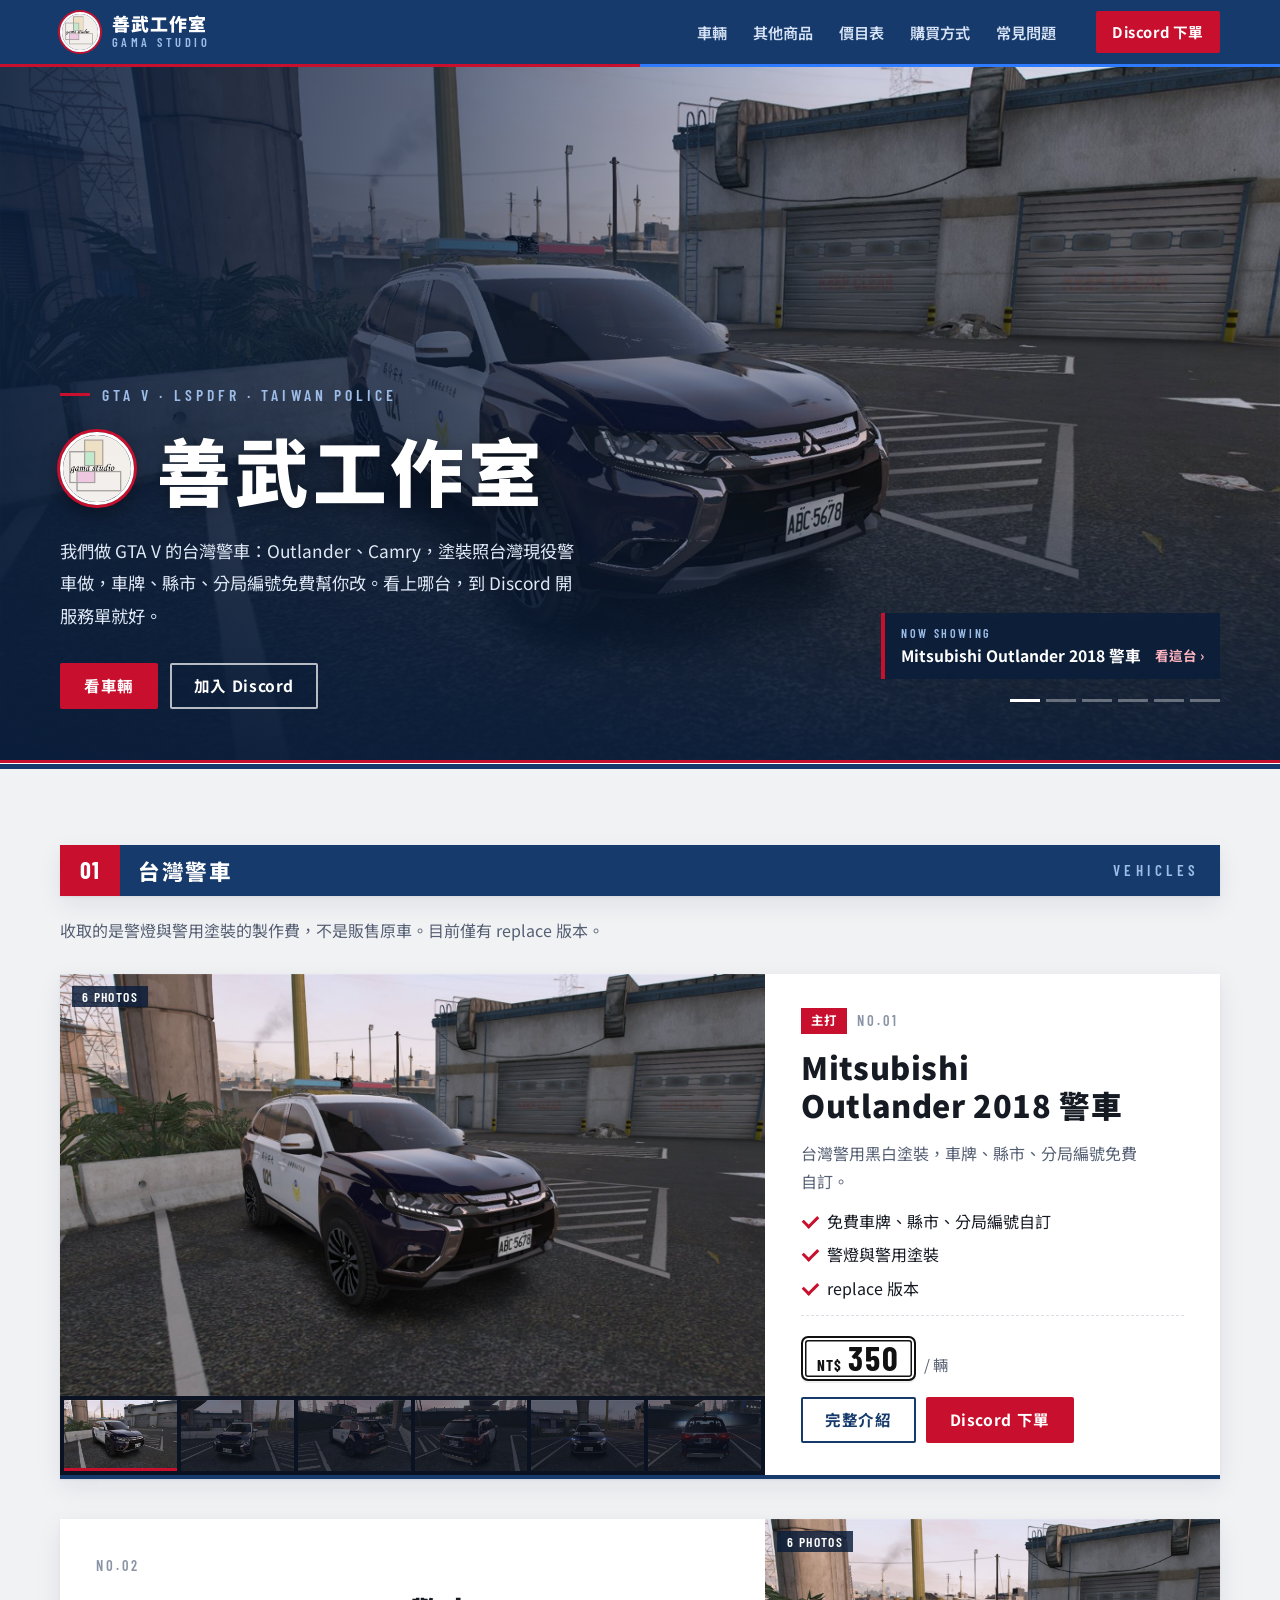
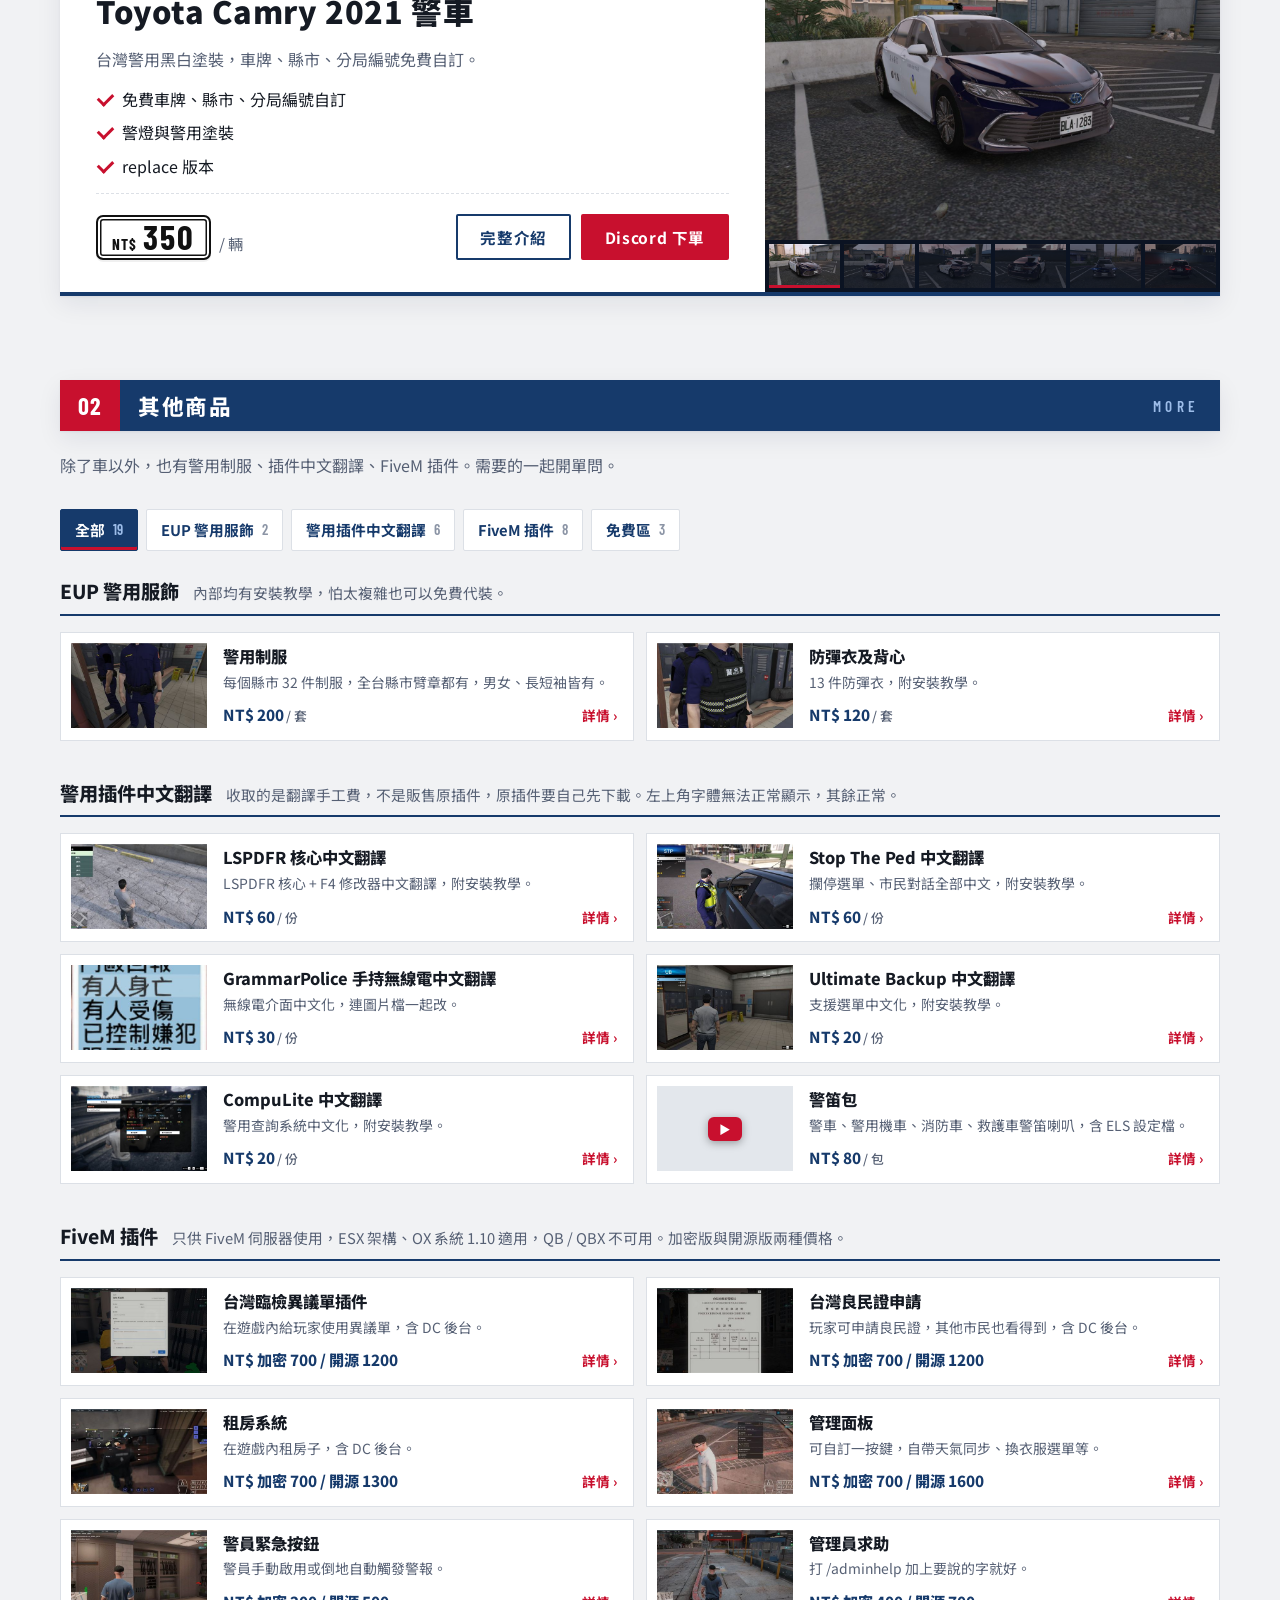
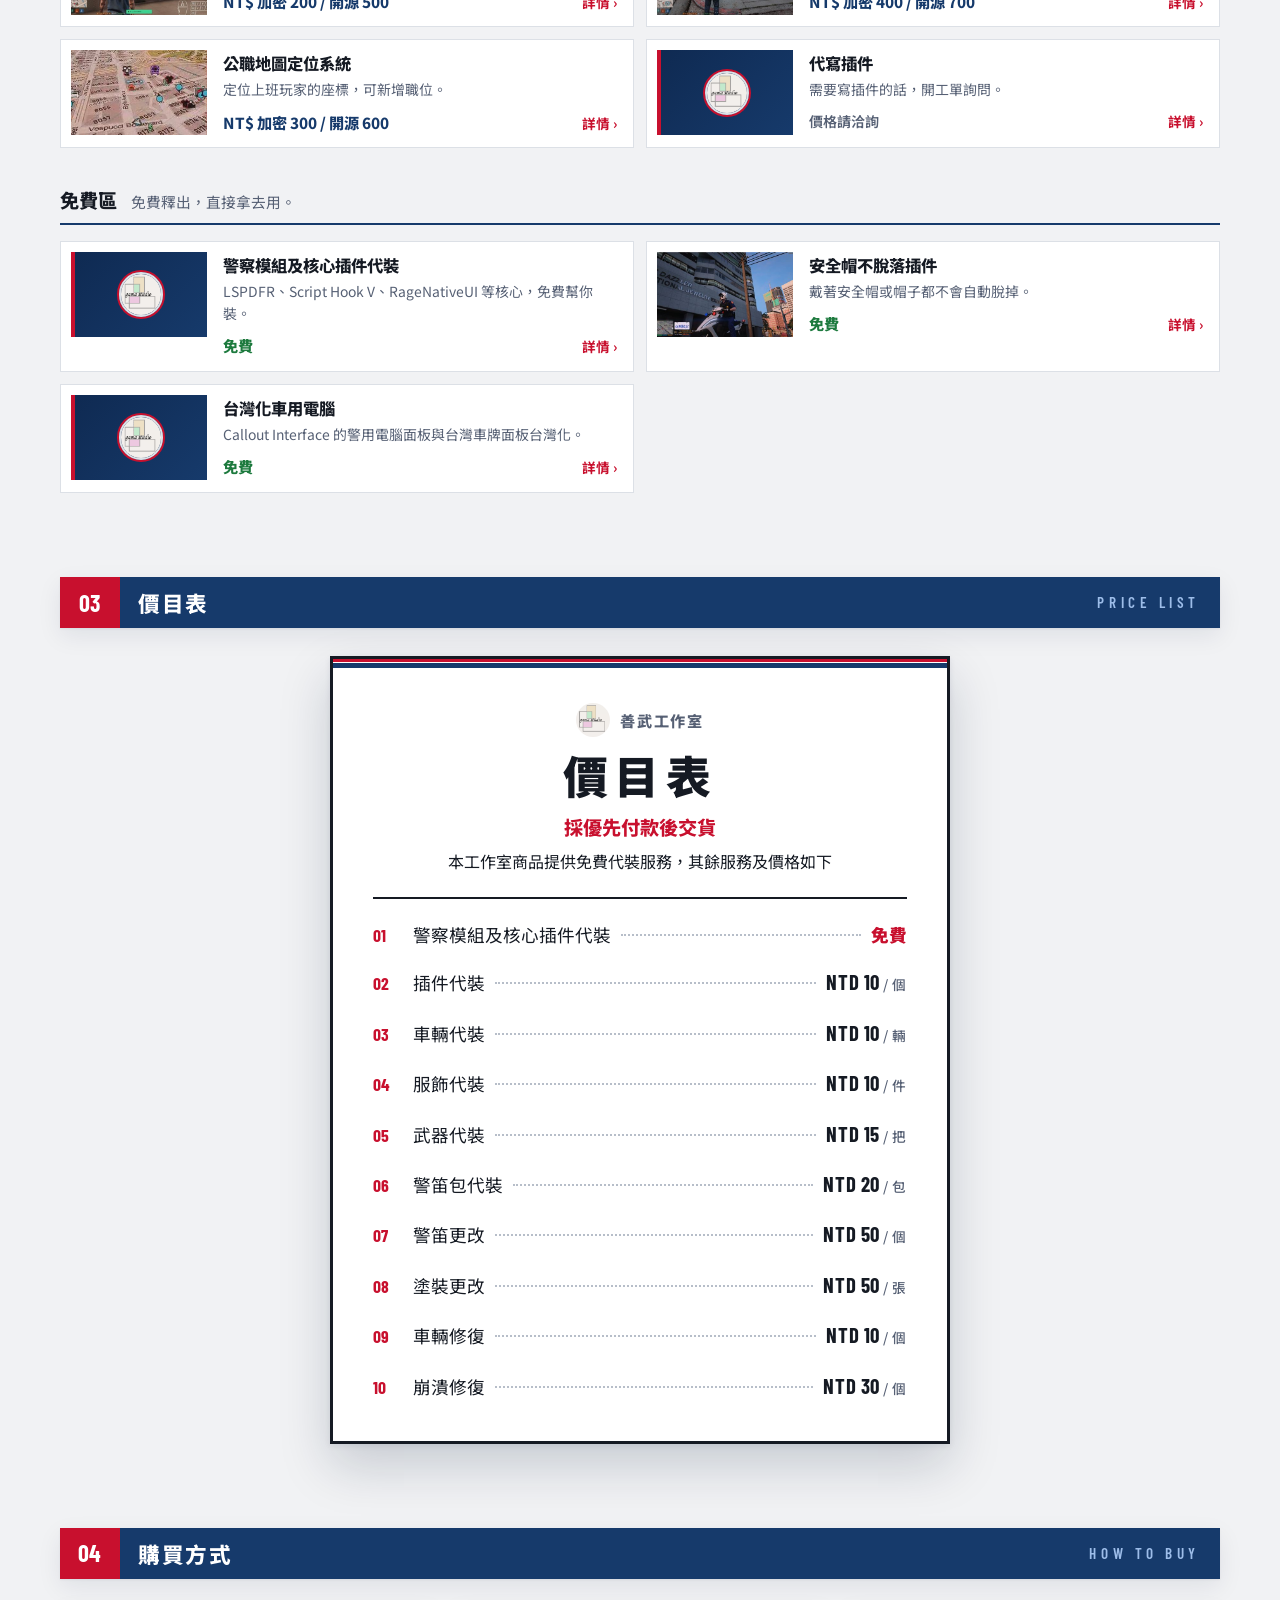
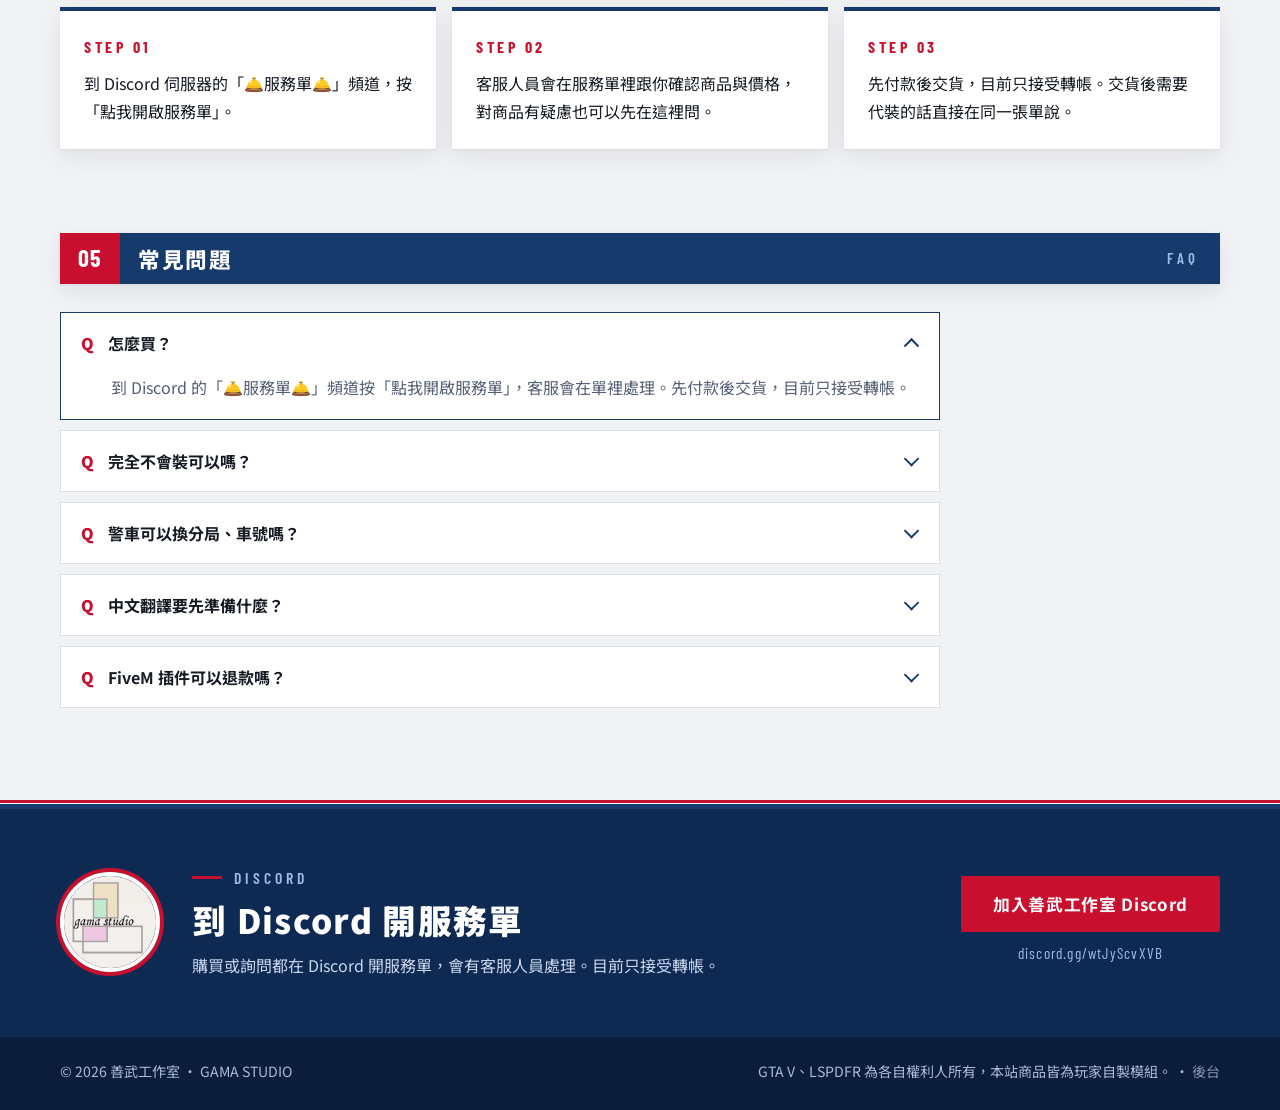
<file: index.html>
<!DOCTYPE html>
<html lang="zh-Hant">
<head>
  <meta charset="UTF-8">
  <meta name="viewport" content="width=device-width, initial-scale=1.0">
  <title>善武工作室 · GTA V 台灣警車</title>
  <meta name="description" content="善武工作室：GTA V LSPDFR 台灣警車、警用服飾、插件中文翻譯與代裝服務。">
  <meta name="theme-color" content="#0f2a52">
  <meta property="og:type" content="website">
  <meta property="og:title" content="善武工作室 · GTA V 台灣警車">
  <meta property="og:description" content="Outlander、Camry 台灣警車，車牌、縣市、分局編號免費自訂。">
  <meta property="og:image" content="https://87pidan.github.io/GAMA-studio-website/assets/img/dc/outlander-1.jpg">
  <link rel="icon" type="image/png" href="assets/img/logo.png">
  <link rel="preconnect" href="https://fonts.googleapis.com">
  <link rel="preconnect" href="https://fonts.gstatic.com" crossorigin>
  <link rel="stylesheet" href="https://fonts.googleapis.com/css2?family=Barlow+Condensed:wght@500;600;700&family=Noto+Sans+TC:wght@400;500;700;900&display=swap">
  <link rel="stylesheet" href="css/style.css?v=10">
</head>
<body>
  <a class="skip" href="#vehicles">跳到車輛</a>

  <div class="preview-banner" id="preview-banner" hidden>
    <span>預覽模式：顯示的是後台還沒發佈的內容，只有這台電腦看得到。</span>
    <a href="admin/">回後台</a>
  </div>

  <header class="top" id="top">
    <div class="wrap top-inner">
      <a class="brand" href="#">
        <img class="brand-logo" src="assets/img/logo.png" alt="">
        <span class="brand-text"><b data-bind="name">善武工作室</b><small>GAMA STUDIO</small></span>
      </a>
      <nav class="nav" aria-label="頁面選單">
        <a href="#vehicles">車輛</a>
        <a href="#others">其他商品</a>
        <a href="#pricing">價目表</a>
        <a href="#how">購買方式</a>
        <a href="#faq">常見問題</a>
      </nav>
      <a class="nav-cta" data-discord href="#contact" target="_blank" rel="noopener">Discord 下單</a>
    </div>
    <div class="lightbar" aria-hidden="true"><i></i><i></i></div>
  </header>

  <main>
    <section class="hero" id="hero">
      <div class="hero-slides" id="hero-slides"></div>
      <div class="hero-shade" aria-hidden="true"></div>
      <div class="hero-inner">
        <div class="hero-copy">
          <p class="eyebrow">GTA V · LSPDFR · TAIWAN POLICE</p>
          <h1><img class="hero-logo" src="assets/img/logo.png" alt=""><span data-bind="name">善武工作室</span></h1>
          <p class="hero-desc" id="hero-desc"></p>
          <div class="hero-actions">
            <a class="btn btn-red" href="#vehicles">看車輛</a>
            <a class="btn btn-line" data-discord href="#contact" target="_blank" rel="noopener">加入 Discord</a>
          </div>
        </div>
        <div class="hero-caption" id="hero-caption"></div>
      </div>
    </section>

    <div id="app">
      <p class="loading">載入中…</p>
    </div>
  </main>

  <footer class="foot">
    <div class="wrap foot-inner">
      <p>© <span id="year"></span> <span data-bind="name">善武工作室</span> · GAMA STUDIO</p>
      <p>GTA V、LSPDFR 為各自權利人所有，本站商品皆為玩家自製模組。 · <a href="admin/">後台</a></p>
    </div>
  </footer>

  <div class="modal" id="modal" role="dialog" aria-modal="true" aria-labelledby="modal-title" hidden>
    <div class="modal-backdrop" data-close></div>
    <div class="modal-panel">
      <div class="modal-head">
        <span id="modal-cat"></span>
        <button class="modal-close" type="button" data-close aria-label="關閉">✕</button>
      </div>
      <div class="modal-grid">
        <div class="gallery">
          <div class="gallery-main" id="gallery-main">
            <button class="gallery-nav prev" type="button" id="gallery-prev" aria-label="上一張">‹</button>
            <button class="gallery-nav next" type="button" id="gallery-next" aria-label="下一張">›</button>
            <span class="gallery-counter" id="gallery-counter"></span>
          </div>
          <div class="gallery-thumbs" id="gallery-thumbs" role="tablist" aria-label="圖片"></div>
        </div>
        <div class="modal-body" id="modal-body"></div>
      </div>
    </div>
  </div>

  <div class="toast" id="toast" role="status" aria-live="polite" hidden></div>

  <script src="js/app.js?v=10"></script>
</body>
</html>
</file>
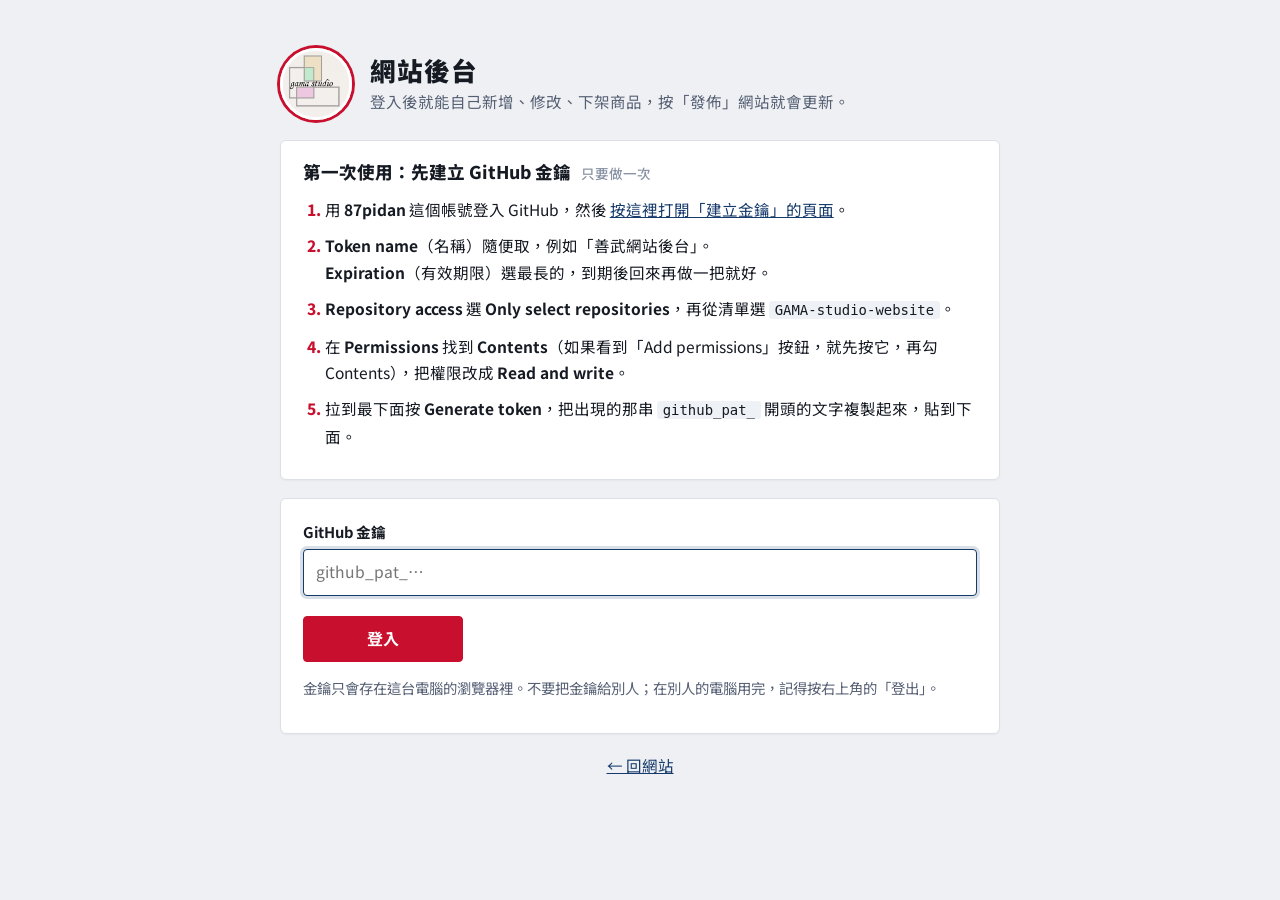
<file: admin/index.html>
<!DOCTYPE html>
<html lang="zh-Hant">
<head>
  <meta charset="UTF-8">
  <meta name="viewport" content="width=device-width, initial-scale=1.0">
  <meta name="robots" content="noindex, nofollow">
  <title>網站後台 · 善武工作室</title>
  <script>
    // 網址少了最後的斜線時補上，不然圖片、樣式的相對路徑會錯
    if (!/\/$|\.html$/.test(location.pathname)) location.replace(location.pathname + "/" + location.search + location.hash);
  </script>
  <link rel="icon" type="image/png" href="../assets/img/logo.png">
  <link rel="preconnect" href="https://fonts.googleapis.com">
  <link rel="preconnect" href="https://fonts.gstatic.com" crossorigin>
  <link rel="stylesheet" href="https://fonts.googleapis.com/css2?family=Barlow+Condensed:wght@600;700&family=Noto+Sans+TC:wght@400;500;700;900&display=swap">
  <link rel="stylesheet" href="admin.css?v=1">
</head>
<body>
  <header class="a-top" id="a-top" hidden>
    <div class="a-wrap a-top-inner">
      <a class="a-brand" href="#/products">
        <img src="../assets/img/logo.png" alt="">
        <span><b>善武工作室</b><small>網站後台</small></span>
      </a>
      <div class="a-status" id="a-status" aria-live="polite"></div>
      <div class="a-top-actions">
        <a class="a-btn" href="../" target="_blank" rel="noopener">看網站</a>
        <a class="a-btn" id="btn-preview" href="../?preview=1" target="_blank" rel="noopener">預覽修改</a>
        <button class="a-btn primary" id="btn-publish" type="button" disabled>發佈到網站</button>
      </div>
    </div>
    <nav class="a-wrap a-tabs" id="a-tabs" aria-label="後台選單">
      <a href="#/products" data-tab="products">商品</a>
      <a href="#/categories" data-tab="categories">分類</a>
      <a href="#/prices" data-tab="prices">價目表</a>
      <a href="#/guide" data-tab="guide">購買方式與常見問題</a>
      <a href="#/texts" data-tab="texts">網站文字</a>
      <button type="button" class="a-logout" id="btn-logout">登出</button>
    </nav>
  </header>

  <main class="a-wrap a-main" id="view">
    <p class="a-loading">載入中…</p>
  </main>

  <div class="a-toast" id="a-toast" role="status" aria-live="polite" hidden></div>

  <script src="admin.js?v=1"></script>
</body>
</html>
</file>
<file: css/style.css>
/* 善武工作室
   設計來源都是自家的東西：遊戲內「台灣巡邏套組」選單的深藍標題列、
   台灣警車的紅白藍條紋、車牌、還有工作室自己的價目表海報。 */

:root {
  --navy: #163a6b;
  --navy-deep: #0f2a52;
  --navy-ink: #0a1d3a;
  --red: #c8102e;
  --red-dark: #a50d25;
  --light-blue: #2f7bff;
  --sky: #9dbde9;
  --paper: #f1f2f4;
  --card: #ffffff;
  --ink: #151a23;
  --ink-2: #566074;
  --ink-3: #8b94a5;
  --line: #dce0e6;
  --free: #1d7a3e;
  --font: "Noto Sans TC", "PingFang TC", "Microsoft JhengHei", "微軟正黑體", system-ui, sans-serif;
  --font-en: "Barlow Condensed", "Noto Sans TC", "Microsoft JhengHei", sans-serif;
  --shadow: 0 1px 2px rgba(10, 29, 58, .06), 0 8px 24px rgba(10, 29, 58, .08);
  --shadow-lg: 0 2px 6px rgba(10, 29, 58, .08), 0 22px 48px rgba(10, 29, 58, .18);
  --livery: linear-gradient(to bottom, var(--red) 0 34%, #fff 34% 48%, var(--navy) 48% 100%);
  --header-h: 64px;
}

* { box-sizing: border-box; }
html { scroll-behavior: smooth; scroll-padding-top: calc(var(--header-h) + 12px); -webkit-text-size-adjust: 100%; }
body { margin: 0; font-family: var(--font); background: var(--paper); color: var(--ink); line-height: 1.75; font-size: 16px; -webkit-font-smoothing: antialiased; }
img { max-width: 100%; display: block; }
a { color: var(--navy); }
button { font-family: inherit; cursor: pointer; }
h1, h2, h3 { margin: 0; line-height: 1.25; word-break: keep-all; overflow-wrap: break-word; text-wrap: balance; }
p { margin: 0 0 1em; text-wrap: pretty; }
:focus-visible { outline: 3px solid var(--red); outline-offset: 2px; }
[hidden] { display: none !important; }
.wrap { width: min(100% - 2.5rem, 1160px); margin-inline: auto; }
.skip { position: absolute; left: -9999px; top: 8px; z-index: 300; background: #fff; padding: 8px 14px; }
.skip:focus { left: 8px; }
.loading, .load-fail { padding: 80px 0; text-align: center; color: var(--ink-2); }

/* ---------- 按鈕 ---------- */
.btn {
  display: inline-flex; align-items: center; justify-content: center; gap: 8px; min-height: 46px; padding: 0 22px;
  font: inherit; font-weight: 700; font-size: .97rem; letter-spacing: .04em; text-decoration: none; white-space: nowrap;
  border: 2px solid transparent; border-radius: 2px; transition: background .15s, color .15s, border-color .15s;
}
.btn-red { background: var(--red); color: #fff; border-color: var(--red); }
.btn-red:hover { background: var(--red-dark); border-color: var(--red-dark); }
.btn-line { color: #fff; border-color: rgba(255, 255, 255, .7); background: rgba(10, 29, 58, .25); }
.btn-line:hover { background: #fff; color: var(--navy); border-color: #fff; }
.btn-ghost { color: var(--navy); border-color: var(--navy); background: transparent; }
.btn-ghost:hover { background: var(--navy); color: #fff; }

/* ---------- 頂部 ---------- */
.top { position: sticky; top: 0; z-index: 50; background: var(--navy); color: #fff; transition: box-shadow .2s; }
.top.scrolled { box-shadow: 0 6px 20px rgba(10, 29, 58, .28); }
.top-inner { display: flex; align-items: center; gap: 28px; height: var(--header-h); }
.brand { display: flex; align-items: center; gap: 12px; color: #fff; text-decoration: none; flex: none; }
.brand-logo { width: 40px; height: 40px; border-radius: 50%; object-fit: cover; border: 2px solid #fff; box-shadow: 0 0 0 2px var(--red); }
.brand-text { display: flex; flex-direction: column; line-height: 1.1; }
.brand-text b { font-size: 1.12rem; font-weight: 900; letter-spacing: .06em; }
.brand-text small { font-family: var(--font-en); font-weight: 600; font-size: .78rem; letter-spacing: .28em; color: var(--sky); margin-top: 3px; }
.nav { display: flex; gap: 2px; margin-left: auto; }
.nav a { position: relative; color: #d6e2f5; text-decoration: none; padding: 8px 12px; font-weight: 600; font-size: .95rem; white-space: nowrap; }
.nav a::after { content: ""; position: absolute; left: 12px; right: 12px; bottom: 2px; height: 3px; background: var(--red); transform: scaleX(0); transition: transform .2s; }
.nav a:hover, .nav a.on { color: #fff; }
.nav a:hover::after, .nav a.on::after { transform: scaleX(1); }
.nav-cta { flex: none; background: var(--red); color: #fff; text-decoration: none; font-weight: 700; font-size: .92rem; padding: 8px 16px; border-radius: 2px; letter-spacing: .04em; }
.nav-cta:hover { background: var(--red-dark); }

/* 警示燈條：紅藍兩半慢慢交替亮 */
.lightbar { display: flex; height: 3px; background: var(--navy-ink); }
.lightbar i { flex: 1; background: var(--red); animation: flash-r 2.4s ease-in-out infinite; }
.lightbar i + i { background: var(--light-blue); animation-name: flash-b; }
@keyframes flash-r { 0%, 45%, 100% { opacity: 1; } 55%, 90% { opacity: .25; } }
@keyframes flash-b { 0%, 45%, 100% { opacity: .25; } 55%, 90% { opacity: 1; } }

/* ---------- 首圖 ---------- */
.hero { position: relative; isolation: isolate; min-height: clamp(520px, 78vh, 760px); display: flex; align-items: flex-end; background: var(--navy-ink); color: #fff; overflow: hidden; }
.hero::after { content: ""; position: absolute; left: 0; right: 0; bottom: 0; height: 9px; background: var(--livery); z-index: 2; }
.hero-slides { position: absolute; inset: 0; z-index: -2; }
.hero-slide { position: absolute; inset: 0; width: 100%; height: 100%; object-fit: cover; object-position: center 45%; opacity: 0; transform: scale(1.06); transition: opacity 1.4s ease, transform 8s ease-out; }
.hero-slide.on { opacity: 1; transform: scale(1); }
.hero-shade {
  position: absolute; inset: 0; z-index: -1;
  background:
    linear-gradient(90deg, rgba(10, 29, 58, .9) 0%, rgba(10, 29, 58, .62) 34%, rgba(10, 29, 58, .12) 66%, rgba(10, 29, 58, 0) 100%),
    linear-gradient(0deg, rgba(10, 29, 58, .88) 0%, rgba(10, 29, 58, 0) 42%);
}
.hero-inner { width: min(100% - 2.5rem, 1160px); margin-inline: auto; display: flex; justify-content: space-between; align-items: flex-end; gap: 32px; padding: 96px 0 60px; }
.hero-copy { max-width: 560px; }
.eyebrow { display: flex; align-items: center; gap: 12px; font-family: var(--font-en); font-weight: 600; font-size: .98rem; letter-spacing: .26em; color: var(--sky); margin-bottom: 14px; }
.eyebrow::before { content: ""; width: 30px; height: 3px; background: var(--red); }
.hero h1 { display: flex; align-items: center; gap: .32em; font-size: clamp(2.6rem, 6.2vw, 4.6rem); font-weight: 900; letter-spacing: .05em; text-shadow: 0 2px 18px rgba(0, 0, 0, .35); }
.hero-logo { width: 1em; height: 1em; border-radius: 50%; object-fit: cover; border: 3px solid #fff; box-shadow: 0 0 0 3px var(--red), 0 8px 20px rgba(0, 0, 0, .4); }
.hero-desc { font-size: 1.08rem; line-height: 1.9; color: #dfe8f6; margin: 20px 0 30px; max-width: 30em; }
.hero-actions { display: flex; gap: 12px; flex-wrap: wrap; }
.hero-caption { flex: none; display: flex; flex-direction: column; align-items: flex-end; gap: 12px; }
.hero-cap {
  display: grid; grid-template-columns: auto auto; column-gap: 14px; align-items: center; text-align: left; max-width: 360px;
  background: rgba(10, 29, 58, .78); color: #fff; border: 0; border-left: 4px solid var(--red); padding: 10px 16px 11px; font: inherit;
  backdrop-filter: blur(6px); transition: background .15s;
}
.hero-cap:hover { background: rgba(10, 29, 58, .95); }
.hero-cap-k { grid-column: 1 / -1; font-family: var(--font-en); font-weight: 600; letter-spacing: .22em; font-size: .75rem; color: var(--sky); }
.hero-cap b { font-weight: 700; font-size: .98rem; line-height: 1.4; }
.hero-cap-go { color: #ffb3bf; font-weight: 700; font-size: .85rem; white-space: nowrap; }
.hero-dots { display: flex; gap: 6px; }
.hero-dots button { width: 30px; height: 18px; padding: 0; border: 0; background: none; display: grid; align-items: center; }
.hero-dots button span { display: block; height: 3px; background: rgba(255, 255, 255, .35); overflow: hidden; }
.hero-dots button span i { display: block; height: 100%; width: 0; background: #fff; }
.hero-dots button.on span i { width: 100%; }
.hero-dots.auto button.on span i { animation: dot 6s linear; }
@keyframes dot { from { width: 0; } to { width: 100%; } }

/* ---------- 區塊標題：仿遊戲選單標題列 ---------- */
.sec { padding: 76px 0 8px; }
.sec-bar { display: flex; align-items: stretch; background: var(--navy); color: #fff; box-shadow: var(--shadow); margin-bottom: 28px; }
.sec-no { display: grid; place-items: center; min-width: 60px; padding: 0 12px; background: var(--red); font-family: var(--font-en); font-weight: 700; font-size: 1.5rem; letter-spacing: .04em; }
.sec-bar h2 { padding: 12px 18px; font-size: 1.35rem; font-weight: 800; letter-spacing: .08em; }
.sec-en { margin-left: auto; align-self: center; padding: 0 20px; font-family: var(--font-en); font-weight: 600; font-size: .95rem; letter-spacing: .3em; color: var(--sky); }
.sec-lead { color: var(--ink-2); margin: -8px 0 30px; max-width: 48em; }
.sub-head { display: flex; align-items: baseline; gap: 14px; flex-wrap: wrap; margin: 40px 0 16px; padding-bottom: 8px; border-bottom: 2px solid var(--navy); }
.sub-head h3 { font-size: 1.2rem; font-weight: 800; }
.sub-head p { margin: 0; color: var(--ink-2); font-size: .92rem; }

/* ---------- 車輛（主要） ---------- */
.spreads { display: grid; gap: 40px; }
.spread { display: grid; grid-template-columns: minmax(0, 1.55fr) minmax(0, 1fr); background: var(--card); box-shadow: var(--shadow); border-bottom: 4px solid var(--navy); }
.spread.flip .spread-media { order: 2; }
.spread-media { background: #0b1322; display: flex; flex-direction: column; min-width: 0; }
/* 大圖會長高填滿，旁邊介紹比較長時下面不會空一塊 */
.spread-main { position: relative; display: block; flex: 1 0 auto; width: 100%; padding: 0; border: 0; background: #0b1322; aspect-ratio: 16 / 9; overflow: hidden; cursor: zoom-in; }
.spread-main > img { position: absolute; inset: 0; width: 100%; height: 100%; object-fit: cover; transition: transform .7s ease, opacity .25s; }
.spread-main:hover > img { transform: scale(1.025); }
.spread-main > img.swap { opacity: .35; }
.spread-zoom { position: absolute; right: 12px; bottom: 12px; background: rgba(10, 29, 58, .82); color: #fff; font-size: .8rem; padding: 4px 10px; opacity: 0; transition: opacity .2s; }
.spread-main:hover .spread-zoom, .spread-main:focus-visible .spread-zoom { opacity: 1; }
.spread-count { position: absolute; left: 12px; top: 12px; background: rgba(10, 29, 58, .82); color: #fff; font-family: var(--font-en); font-weight: 600; letter-spacing: .1em; font-size: .85rem; padding: 2px 10px; }
.spread-thumbs { display: grid; grid-template-columns: repeat(6, minmax(0, 1fr)); gap: 4px; padding: 4px; }
.spread-thumbs button { position: relative; padding: 0; border: 0; background: #1a2436; aspect-ratio: 16 / 10; overflow: hidden; opacity: .5; transition: opacity .15s; }
.spread-thumbs button:hover { opacity: .85; }
.spread-thumbs button.on { opacity: 1; }
.spread-thumbs button.on::after { content: ""; position: absolute; left: 0; right: 0; bottom: 0; height: 3px; background: var(--red); }
.spread-thumbs img { width: 100%; height: 100%; object-fit: cover; }
.spread-thumbs .more { position: absolute; inset: 0; display: grid; place-items: center; background: rgba(10, 29, 58, .6); color: #fff; font-family: var(--font-en); font-weight: 700; font-size: 1.1rem; }
.spread-video { position: relative; flex: 1 0 auto; aspect-ratio: 16 / 9; background: #000; }
.spread-video iframe { position: absolute; inset: 0; width: 100%; height: 100%; border: 0; }
.spread-info { display: flex; flex-direction: column; gap: 14px; padding: 34px 36px 32px; min-width: 0; }
.spread-kicker { display: flex; align-items: center; gap: 10px; margin: 0; font-family: var(--font-en); font-weight: 600; font-size: .9rem; letter-spacing: .22em; color: var(--ink-3); }
.badge { font-family: var(--font); background: var(--red); color: #fff; font-size: .78rem; font-weight: 700; letter-spacing: .08em; padding: 2px 10px; }
.spread-info h3 { font-size: clamp(1.5rem, 2.4vw, 2rem); font-weight: 900; letter-spacing: .02em; }
.spread-tag { margin: 0; color: var(--ink-2); }
.checks { list-style: none; margin: 0; padding: 0; display: grid; gap: 8px; }
.checks li { position: relative; padding-left: 26px; line-height: 1.6; }
.checks li::before { content: ""; position: absolute; left: 2px; top: .38em; width: 12px; height: 7px; border-left: 3px solid var(--red); border-bottom: 3px solid var(--red); transform: rotate(-45deg); }
.spread-buy { margin-top: auto; padding-top: 20px; border-top: 1px dashed var(--line); display: flex; align-items: center; justify-content: space-between; gap: 16px; flex-wrap: wrap; }
.spread-actions { display: flex; gap: 10px; flex-wrap: wrap; }

/* 價格：做成台灣車牌的樣子 */
.price { display: inline-flex; align-items: baseline; gap: 8px; }
.plate {
  display: inline-flex; align-items: baseline; gap: 6px; background: #fff; color: #111; border: 2px solid #111; border-radius: 7px;
  padding: 1px 14px 0; box-shadow: inset 0 0 0 2px #fff, inset 0 0 0 3.5px #111, 0 2px 0 rgba(0, 0, 0, .06);
}
.plate small { font-family: var(--font-en); font-weight: 700; font-size: .95rem; letter-spacing: .06em; }
.plate b { font-family: var(--font-en); font-weight: 700; font-size: 2.15rem; line-height: 1.12; letter-spacing: .06em; }
.plate.text b { font-size: 1.25rem; line-height: 1.6; letter-spacing: .04em; }
.plate.free b { font-family: var(--font); font-weight: 900; font-size: 1.3rem; line-height: 1.6; color: var(--free); }
.price-unit { color: var(--ink-2); font-size: .95rem; }
.price-ask { color: var(--ink-2); font-weight: 700; }

/* ---------- 其他商品（次要） ---------- */
.chips { display: flex; flex-wrap: wrap; gap: 8px; margin-bottom: 28px; }
.chip { display: inline-flex; align-items: center; gap: 8px; font: inherit; font-weight: 700; font-size: .92rem; padding: 7px 14px; background: #fff; color: var(--navy); border: 1px solid var(--line); border-radius: 2px; transition: border-color .15s, background .15s; }
.chip:hover { border-color: var(--navy); }
.chip i { font-style: normal; font-family: var(--font-en); font-weight: 600; color: var(--ink-3); }
.chip[aria-pressed="true"] { background: var(--navy); color: #fff; border-color: var(--navy); box-shadow: inset 0 -3px 0 var(--red); }
.chip[aria-pressed="true"] i { color: var(--sky); }
.ogroup + .ogroup { margin-top: 40px; }
.ogroup .sub-head { margin-top: 0; }
.ogrid { list-style: none; margin: 0; padding: 0; display: grid; grid-template-columns: repeat(2, minmax(0, 1fr)); gap: 12px; }
.oitem {
  position: relative; display: grid; grid-template-columns: 136px minmax(0, 1fr); gap: 16px; width: 100%; height: 100%; text-align: left;
  padding: 10px; background: #fff; border: 1px solid var(--line); font: inherit; color: inherit; transition: border-color .15s, box-shadow .15s;
}
.oitem::before { content: ""; position: absolute; left: -1px; top: -1px; bottom: -1px; width: 4px; background: var(--red); transform: scaleY(0); transition: transform .2s; }
.oitem:hover { border-color: var(--navy); box-shadow: var(--shadow); }
.oitem:hover::before { transform: scaleY(1); }
.oitem-thumb { position: relative; aspect-ratio: 16 / 10; overflow: hidden; background: #e3e7ec; align-self: start; }
.oitem-thumb img { width: 100%; height: 100%; object-fit: cover; transition: transform .5s; }
.oitem:hover .oitem-thumb img { transform: scale(1.05); }
.oitem-text { display: flex; flex-direction: column; min-width: 0; padding: 2px 6px 2px 0; }
.oitem-name { font-weight: 800; font-size: 1.02rem; line-height: 1.4; }
.oitem-desc { color: var(--ink-2); font-size: .87rem; line-height: 1.6; margin-top: 3px; display: -webkit-box; -webkit-line-clamp: 2; -webkit-box-orient: vertical; overflow: hidden; }
.oitem-foot { margin-top: auto; padding-top: 8px; display: flex; justify-content: space-between; align-items: baseline; gap: 10px; }
.oitem-price { font-weight: 800; color: var(--navy); font-size: .95rem; }
.oitem-price small { font-weight: 500; color: var(--ink-2); font-size: .8rem; margin-left: 2px; }
.oitem-price.ask { font-weight: 600; color: var(--ink-2); font-size: .88rem; }
.oitem-price .free { color: var(--free); }
.oitem-go { color: var(--red); font-weight: 700; font-size: .85rem; white-space: nowrap; }

/* 沒有圖片：深藍底加工作室 logo */
.ph { position: absolute; inset: 0; display: grid; place-items: center; background: linear-gradient(135deg, var(--navy-deep), var(--navy)); border-left: 4px solid var(--red); }
.ph img { width: 34%; max-width: 72px; height: auto; aspect-ratio: 1; object-fit: cover; border-radius: 50%; border: 2px solid rgba(255, 255, 255, .85); box-shadow: 0 0 0 2px var(--red); transform: none !important; }
.ph.big { display: flex; flex-direction: column; align-items: center; justify-content: center; gap: 14px; }
.ph.big b { color: #fff; font-size: 1.3rem; font-weight: 800; text-align: center; padding: 0 24px; }
.ph.big small { color: var(--sky); font-size: .85rem; }
.vthumb { position: absolute; inset: 0; background-size: cover; background-position: center; display: grid; place-items: center; }
.vthumb i { font-style: normal; font-size: .72rem; color: #fff; background: var(--red); width: 34px; height: 24px; border-radius: 6px; display: grid; place-items: center; box-shadow: 0 2px 8px rgba(0, 0, 0, .35); }

/* ---------- 價目表：工作室海報 ---------- */
.poster-wrap { display: grid; place-items: center; }
.poster { position: relative; width: min(100%, 620px); background: #fff; border: 3px solid var(--ink); box-shadow: var(--shadow-lg); padding: 44px 40px 30px; text-align: center; }
.poster::before { content: ""; position: absolute; left: 0; right: 0; top: 0; height: 9px; background: var(--livery); }
.poster-brand { display: flex; justify-content: center; align-items: center; gap: 10px; font-weight: 800; letter-spacing: .12em; color: var(--ink-2); font-size: .95rem; margin-bottom: 10px; }
.poster-brand img { width: 34px; height: 34px; border-radius: 50%; object-fit: cover; }
.poster-title { font-size: clamp(2rem, 5vw, 2.8rem); font-weight: 900; letter-spacing: .14em; }
.poster-red { color: var(--red); font-weight: 800; font-size: 1.2rem; margin: 8px 0 2px; }
.poster-sub { margin-bottom: 22px; }
.poster-list { list-style: none; margin: 0; padding: 14px 0 0; border-top: 2px solid var(--ink); counter-reset: item; text-align: left; }
.poster-list li { counter-increment: item; display: flex; align-items: baseline; gap: 10px; font-size: 1.1rem; padding: 7px 0; }
.poster-list li::before { content: counter(item, decimal-leading-zero); flex: none; width: 1.7em; font-family: var(--font-en); font-weight: 700; color: var(--red); }
.poster-list .dots { flex: 1; min-width: 16px; border-bottom: 2px dotted #b7bec9; transform: translateY(-6px); }
.poster-list b { font-family: var(--font-en); font-weight: 700; font-size: 1.3rem; letter-spacing: .03em; white-space: nowrap; }
.poster-list b small { font-family: var(--font); font-size: .85rem; font-weight: 500; color: var(--ink-2); margin-left: 3px; }
.poster-list .free { font-family: var(--font); color: var(--red); font-size: 1.1rem; font-weight: 900; }

/* ---------- 購買方式 ---------- */
.steps { list-style: none; margin: 0; padding: 0; display: grid; grid-template-columns: repeat(auto-fit, minmax(240px, 1fr)); gap: 16px; counter-reset: step; }
.steps li { counter-increment: step; background: #fff; box-shadow: var(--shadow); padding: 22px 24px 24px; border-top: 4px solid var(--navy); }
.steps li::before { content: "STEP " counter(step, decimal-leading-zero); display: block; font-family: var(--font-en); font-weight: 700; letter-spacing: .22em; color: var(--red); margin-bottom: 8px; }

/* ---------- 常見問題 ---------- */
.faq { display: grid; gap: 10px; max-width: 880px; }
.qa { background: #fff; border: 1px solid var(--line); transition: border-color .15s; }
.qa[open] { border-color: var(--navy); }
.qa summary { position: relative; list-style: none; cursor: pointer; padding: 16px 56px 16px 20px; font-weight: 700; }
.qa summary::-webkit-details-marker { display: none; }
.qa summary::before { content: "Q"; font-weight: 900; color: var(--red); margin-right: 14px; }
.qa summary::after { content: ""; position: absolute; right: 22px; top: 50%; width: 9px; height: 9px; border-right: 2px solid var(--navy); border-bottom: 2px solid var(--navy); transform: translateY(-70%) rotate(45deg); transition: transform .2s; }
.qa[open] summary::after { transform: translateY(-25%) rotate(-135deg); }
.qa summary:hover { background: #f6f8fb; }
.qa-a { padding: 0 24px 18px 50px; color: var(--ink-2); }
.qa-a p:last-child { margin-bottom: 0; }

/* ---------- 聯絡 ---------- */
.contact { position: relative; margin-top: 84px; background: var(--navy-deep); color: #fff; overflow: hidden; }
.contact::before { content: ""; position: absolute; left: 0; right: 0; top: 0; height: 9px; background: var(--livery); }
.contact-inner { display: grid; grid-template-columns: auto minmax(0, 1fr) auto; gap: 32px; align-items: center; padding: 64px 0 58px; }
.contact-logo { width: 100px; height: 100px; border-radius: 50%; object-fit: cover; border: 4px solid #fff; box-shadow: 0 0 0 4px var(--red); }
.contact .eyebrow { margin-bottom: 8px; }
.contact h2 { font-size: clamp(1.5rem, 3vw, 2.1rem); font-weight: 900; letter-spacing: .04em; }
.contact-text { color: #c9d7ee; margin: 10px 0 0; max-width: 40em; }
.contact-go { display: flex; flex-direction: column; align-items: center; gap: 8px; }
.contact-go .btn { min-height: 56px; padding: 0 30px; font-size: 1.05rem; }
.contact-url { font-family: var(--font-en); letter-spacing: .08em; color: var(--sky); font-size: .95rem; }

/* ---------- 頁尾 ---------- */
.foot { background: var(--navy-ink); color: #a9bad4; font-size: .88rem; }
.foot-inner { display: flex; justify-content: space-between; gap: 12px 24px; flex-wrap: wrap; padding: 22px 0 26px; }
.foot p { margin: 0; }
.foot a { color: #7e93b3; text-decoration: none; }
.foot a:hover { color: #fff; }

/* ---------- 商品視窗：外框仿遊戲選單 ---------- */
.modal { position: fixed; inset: 0; z-index: 100; display: grid; place-items: center; padding: 20px; }
.modal-backdrop { position: absolute; inset: 0; background: rgba(6, 14, 28, .78); backdrop-filter: blur(3px); animation: fade .2s ease; }
.modal-panel {
  position: relative; width: min(100%, 1120px); max-height: calc(100vh - 40px); background: #fff;
  display: grid; grid-template-rows: auto minmax(0, 1fr); box-shadow: 0 30px 80px rgba(0, 0, 0, .5); animation: pop .22s ease;
}
@keyframes fade { from { opacity: 0; } }
@keyframes pop { from { opacity: 0; transform: translateY(12px) scale(.985); } }
.modal-head { display: flex; justify-content: space-between; align-items: center; background: var(--navy); color: #fff; padding: 0 0 0 18px; border-bottom: 3px solid var(--red); font-weight: 700; letter-spacing: .08em; font-size: .92rem; }
.modal-close { background: transparent; border: 0; color: #fff; font-size: 1.1rem; width: 48px; height: 44px; }
.modal-close:hover { background: var(--red); }
.modal-grid { display: grid; grid-template-columns: minmax(0, 1.4fr) minmax(0, 1fr); grid-template-rows: minmax(0, 1fr); min-height: 0; }
.gallery { background: #0b1220; display: flex; flex-direction: column; min-height: 0; min-width: 0; overflow: hidden; }
.gallery-main { position: relative; flex: 1 1 auto; aspect-ratio: 16 / 10; min-height: 0; overflow: hidden; }
.gallery-img { position: absolute; inset: 0; width: 100%; height: 100%; object-fit: contain; transition: opacity .2s; }
.gallery-img.loading { opacity: .3; }
.gallery-video { position: absolute; left: 0; right: 0; top: 50%; transform: translateY(-50%); width: 100%; aspect-ratio: 16 / 9; max-height: 100%; border: 0; background: #000; }
.gallery-nav { position: absolute; z-index: 2; top: 50%; transform: translateY(-50%); width: 44px; height: 44px; border: 0; background: rgba(255, 255, 255, .92); color: var(--navy); font-size: 1.7rem; line-height: 1; font-weight: 700; display: grid; place-items: center; transition: background .15s; }
.gallery-nav:hover { background: #fff; }
.gallery-nav.prev { left: 12px; }
.gallery-nav.next { right: 12px; }
.gallery-nav[disabled] { display: none; }
.gallery-counter { position: absolute; z-index: 2; right: 12px; bottom: 12px; background: rgba(10, 29, 58, .82); color: #fff; padding: 2px 10px; font-family: var(--font-en); font-weight: 600; letter-spacing: .1em; font-size: .9rem; }
.gallery-counter:empty { display: none; }
.gallery-thumbs { display: flex; gap: 6px; padding: 8px; overflow-x: auto; background: #060b14; }
.gallery-thumbs:empty { display: none; }
.gallery-thumbs button { position: relative; flex: none; width: 84px; aspect-ratio: 16 / 10; padding: 0; border: 0; background: #1a2436; opacity: .5; overflow: hidden; transition: opacity .15s; }
.gallery-thumbs button:hover { opacity: .85; }
.gallery-thumbs button img { width: 100%; height: 100%; object-fit: cover; }
.gallery-thumbs button[aria-selected="true"] { opacity: 1; }
.gallery-thumbs button[aria-selected="true"]::after { content: ""; position: absolute; left: 0; right: 0; bottom: 0; height: 3px; background: var(--red); }

.modal-body { padding: 26px 28px 30px; overflow-y: auto; min-height: 0; }
.m-kicker { display: flex; align-items: center; gap: 10px; color: var(--ink-3); font-size: .88rem; font-weight: 700; letter-spacing: .08em; margin-bottom: 6px; }
.modal-body h2 { font-size: 1.55rem; font-weight: 900; letter-spacing: .02em; }
.modal-body h2:focus { outline: none; }
.m-tag { color: var(--ink-2); margin: 8px 0 0; }
.m-price { margin: 20px 0 18px; }
.m-actions { display: flex; gap: 10px; flex-wrap: wrap; padding-bottom: 22px; border-bottom: 1px dashed var(--line); }
.m-video { margin: 16px 0 0; }
.m-video a { display: inline-flex; align-items: center; gap: 8px; font-weight: 700; text-decoration: none; }
.m-video a::before { content: "▶"; display: grid; place-items: center; width: 28px; height: 20px; border-radius: 5px; background: var(--red); color: #fff; font-size: .6rem; }
.m-sec { margin-top: 22px; }
.m-sec h3 { display: inline-block; font-size: .85rem; letter-spacing: .1em; color: #fff; background: var(--navy); padding: 2px 12px; margin-bottom: 10px; }
.m-sec p { font-size: .96rem; }
.m-notes ul { margin: 0; padding-left: 1.2em; color: var(--ink-2); font-size: .93rem; }
.m-notes li { margin-bottom: 5px; }
.m-notes li::marker { color: var(--red); }

.toast { position: fixed; bottom: 24px; left: 50%; transform: translateX(-50%); z-index: 200; background: var(--navy-ink); color: #fff; padding: 10px 18px; font-size: .92rem; border-left: 4px solid var(--red); box-shadow: var(--shadow-lg); }
.preview-banner { position: fixed; left: 50%; bottom: 18px; transform: translateX(-50%); z-index: 150; display: flex; gap: 14px; align-items: center; background: #ffcf33; color: #2a2000; font-weight: 700; font-size: .9rem; padding: 10px 18px; box-shadow: var(--shadow-lg); white-space: nowrap; }
.preview-banner a { color: #2a2000; }
body.modal-open { overflow: hidden; }

/* ---------- 捲動時淡入 ---------- */
.js-reveal .reveal { opacity: 0; transform: translateY(18px); transition: opacity .7s ease, transform .7s ease; }
.js-reveal .reveal.in { opacity: 1; transform: none; }

/* ---------- 手機、平板 ---------- */
@media (max-width: 1000px) {
  .nav a { padding: 8px 9px; font-size: .9rem; }
  .spread { grid-template-columns: 1fr; }
  .spread.flip .spread-media { order: 0; }
  .spread-info { padding: 26px 24px 26px; }
}
@media (max-width: 820px) {
  :root { --header-h: 58px; }
  .nav { display: none; }
  .nav-cta { margin-left: auto; }
  .brand-logo { width: 36px; height: 36px; }
  .hero { min-height: 560px; }
  .hero-inner { flex-direction: column; align-items: stretch; padding: 80px 0 44px; }
  .hero-shade { background: linear-gradient(0deg, rgba(10, 29, 58, .96) 0%, rgba(10, 29, 58, .75) 45%, rgba(10, 29, 58, .2) 100%); }
  .hero-caption { align-items: flex-start; }
  .hero-cap { display: none; }
  .sec { padding-top: 56px; }
  .sec-en { display: none; }
  .ogrid { grid-template-columns: 1fr; }
  .oitem { grid-template-columns: 112px minmax(0, 1fr); gap: 12px; }
  .poster { padding: 38px 20px 24px; }
  .poster-list li { font-size: 1rem; }
  .contact-inner { grid-template-columns: 1fr; justify-items: center; text-align: center; padding: 52px 0 46px; gap: 20px; }
  .contact .eyebrow { justify-content: center; }
  .modal { padding: 0; }
  .modal-panel { height: 100%; height: 100dvh; max-height: none; }
  .modal-grid { display: block; overflow-y: auto; }
  .gallery-main { flex: none; }
  .m-actions .btn { flex: 1 1 auto; }
  .modal-body { overflow: visible; padding: 22px 20px 32px; }
  .preview-banner { left: 12px; right: 12px; transform: none; white-space: normal; }
}
@media (max-width: 480px) {
  .brand-text small { display: none; }
  .spread-thumbs { grid-template-columns: repeat(6, minmax(0, 1fr)); gap: 3px; padding: 3px; }
  .spread-actions, .spread-actions .btn { width: 100%; }
  .spread-actions .btn { flex: 1; padding: 0 12px; }
  .oitem { grid-template-columns: 96px minmax(0, 1fr); }
  .oitem-go { display: none; }
  .qa-a { padding-left: 20px; }
}

@media (prefers-reduced-motion: reduce) {
  html { scroll-behavior: auto; }
  *, *::before, *::after { animation-duration: .01ms !important; animation-iteration-count: 1 !important; transition-duration: .01ms !important; }
  .lightbar i, .lightbar i + i { opacity: 1; }
}
</file>
<file: admin/admin.css>
/* 善武工作室網站後台 */
:root {
  --navy: #163a6b;
  --navy-deep: #0f2a52;
  --navy-ink: #0a1d3a;
  --red: #c8102e;
  --red-dark: #a50d25;
  --sky: #9dbde9;
  --bg: #eef0f3;
  --ink: #151a23;
  --ink-2: #566074;
  --ink-3: #8b94a5;
  --line: #dce0e6;
  --field: #c5ccd6;
  --ok: #1d7a3e;
  --warn: #b25e00;
  --danger: #b3261e;
  --font: "Noto Sans TC", "PingFang TC", "Microsoft JhengHei", "微軟正黑體", system-ui, sans-serif;
  --font-en: "Barlow Condensed", "Noto Sans TC", sans-serif;
}
* { box-sizing: border-box; }
[hidden] { display: none !important; }
body { margin: 0; font-family: var(--font); background: var(--bg); color: var(--ink); line-height: 1.7; font-size: 15.5px; -webkit-font-smoothing: antialiased; }
img { max-width: 100%; display: block; }
a { color: var(--navy); }
button { font-family: inherit; cursor: pointer; }
h1, h2, h3 { line-height: 1.3; }
code { font-family: Consolas, monospace; background: #eef1f5; padding: 1px 6px; border-radius: 3px; font-size: .9em; }
:focus-visible { outline: 3px solid var(--red); outline-offset: 2px; }
.a-wrap { width: min(100% - 2rem, 1120px); margin-inline: auto; }
.muted { color: var(--ink-3); font-weight: 500; }
.free { color: var(--ok); }
.hint { color: var(--ink-2); font-size: .9rem; margin: 0 0 12px; }
.warn { color: var(--warn); font-weight: 700; }
.a-branch { background: #ffcf33; color: #2a2000; text-align: center; font-weight: 700; font-size: .9rem; padding: 6px 12px; }

/* ---------- 上方 ---------- */
.a-top { position: sticky; top: 0; z-index: 40; background: var(--navy); color: #fff; box-shadow: 0 4px 16px rgba(10, 29, 58, .22); }
.a-top::after { content: ""; display: block; height: 3px; background: linear-gradient(90deg, var(--red) 50%, #2f7bff 50%); }
.a-top-inner { display: flex; align-items: center; gap: 12px 18px; min-height: 60px; padding: 8px 0; flex-wrap: wrap; }
.a-brand { display: flex; align-items: center; gap: 10px; color: #fff; text-decoration: none; }
.a-brand img { width: 36px; height: 36px; border-radius: 50%; object-fit: cover; border: 2px solid #fff; box-shadow: 0 0 0 2px var(--red); }
.a-brand b { display: block; font-weight: 900; letter-spacing: .06em; line-height: 1.2; }
.a-brand small { display: block; color: var(--sky); font-size: .78rem; letter-spacing: .12em; line-height: 1.3; }
.a-status { margin-left: auto; display: flex; align-items: center; gap: 10px; font-size: .9rem; }
.st { display: inline-flex; align-items: center; gap: 8px; }
.st.ok { color: #9be3b4; }
.st.dirty { color: #ffd166; font-weight: 700; }
.st.busy { color: var(--sky); }
.linkish { background: none; border: 0; padding: 0; color: #c9d7ee; text-decoration: underline; font-size: .85rem; }
.linkish:hover { color: #fff; }
.a-top-actions { display: flex; gap: 8px; }
.a-tabs { display: flex; gap: 2px; overflow-x: auto; scrollbar-width: none; }
.a-tabs a { color: #cfdcf0; text-decoration: none; padding: 6px 14px 9px; font-weight: 700; font-size: .95rem; border-bottom: 3px solid transparent; white-space: nowrap; }
.a-tabs a:hover { color: #fff; }
.a-tabs a.on { color: #fff; border-bottom-color: var(--red); }
.a-logout { margin-left: auto; background: none; border: 0; color: #9fb3d1; font-size: .88rem; padding: 6px 4px 9px; white-space: nowrap; }
.a-logout:hover { color: #fff; }

/* ---------- 按鈕、欄位 ---------- */
.a-btn {
  display: inline-flex; align-items: center; justify-content: center; gap: 6px; min-height: 38px; padding: 0 16px;
  border: 1px solid var(--field); border-radius: 4px; background: #fff; color: var(--navy);
  font: inherit; font-weight: 700; font-size: .92rem; text-decoration: none; white-space: nowrap; transition: background .15s, border-color .15s, color .15s;
}
.a-btn:hover { border-color: var(--navy); }
.a-btn.primary { background: var(--red); border-color: var(--red); color: #fff; }
.a-btn.primary:hover { background: var(--red-dark); border-color: var(--red-dark); }
.a-btn.danger { background: var(--danger); border-color: var(--danger); color: #fff; }
.a-btn.danger-text { color: var(--danger); }
.a-btn.danger-text:hover { border-color: var(--danger); background: #fff6f5; }
.a-btn.small { min-height: 32px; padding: 0 11px; font-size: .85rem; }
.a-btn.big { min-height: 46px; padding: 0 22px; font-size: 1rem; }
.a-btn.block { display: flex; width: 100%; margin-top: 8px; }
.a-btn[disabled] { opacity: .45; cursor: not-allowed; }
.a-top .a-btn:not(.primary) { background: transparent; color: #fff; border-color: rgba(255, 255, 255, .45); }
.a-top .a-btn:not(.primary):hover { background: rgba(255, 255, 255, .12); border-color: #fff; }
.a-top .a-btn.primary[disabled] { background: #34507a; border-color: #34507a; color: #9fb3d1; opacity: 1; }
.icon { width: 32px; height: 32px; flex: none; border: 1px solid var(--field); background: #fff; border-radius: 4px; color: var(--navy); font-weight: 700; font-size: .95rem; display: inline-grid; place-items: center; padding: 0; }
.icon:hover:not([disabled]) { border-color: var(--navy); }
.icon[disabled] { opacity: .3; cursor: default; }
.icon.del { color: var(--danger); }
.icon.del:hover { border-color: var(--danger); }

.f { display: block; margin-bottom: 16px; }
.f > span:first-child { display: block; font-weight: 700; font-size: .92rem; margin-bottom: 5px; }
.f em { font-style: normal; font-weight: 500; color: var(--ink-3); font-size: .82rem; margin-left: 6px; }
.f small { display: block; color: var(--ink-3); font-size: .84rem; margin-top: 5px; line-height: 1.6; }
input:not([type]), input[type=text], input[type=number], input[type=search], input[type=password], input[type=url], select, textarea {
  width: 100%; font: inherit; font-size: .98rem; padding: 9px 12px; border: 1px solid var(--field); border-radius: 4px;
  background: #fff; color: var(--ink); transition: border-color .15s, box-shadow .15s;
}
input:focus, select:focus, textarea:focus { outline: none; border-color: var(--navy); box-shadow: 0 0 0 3px rgba(22, 58, 107, .16); }
textarea { resize: vertical; min-height: 60px; line-height: 1.65; }
.f.err input, .f.err textarea { border-color: var(--danger); box-shadow: 0 0 0 3px rgba(179, 38, 30, .12); }
.f-err { color: var(--danger); font-size: .87rem; font-weight: 700; margin: 6px 0 0; }
.f-row2 { display: grid; grid-template-columns: 1fr 1fr; gap: 0 16px; }
.f-row2.narrow { max-width: 460px; }
.affix { display: flex; align-items: stretch; }
.affix i { font-style: normal; display: grid; place-items: center; padding: 0 12px; background: #f2f4f7; border: 1px solid var(--field); border-right: 0; border-radius: 4px 0 0 4px; font-family: var(--font-en); font-weight: 700; color: var(--ink-2); }
.affix input { border-radius: 0 4px 4px 0; }

.seg { display: inline-flex; flex-wrap: wrap; border: 1px solid var(--field); border-radius: 4px; overflow: hidden; background: #fff; margin-bottom: 16px; }
.seg label { position: relative; cursor: pointer; }
.seg input { position: absolute; opacity: 0; pointer-events: none; }
.seg label span { display: block; padding: 8px 16px; font-weight: 700; font-size: .92rem; color: var(--ink-2); border-right: 1px solid #e1e5ea; transition: background .15s; }
.seg label:last-child span { border-right: 0; }
.seg label:hover span { background: #f3f6fa; }
.seg input:checked + span { background: var(--navy); color: #fff; }
.seg input:focus-visible + span { outline: 3px solid var(--red); outline-offset: -3px; }
.f .seg { margin-bottom: 0; }

.switch { display: flex; align-items: center; gap: 10px; cursor: pointer; font-weight: 700; margin-bottom: 18px; }
.switch input { appearance: none; -webkit-appearance: none; width: 44px; height: 24px; margin: 0; flex: none; border-radius: 12px; background: #c5ccd6; position: relative; cursor: pointer; transition: background .15s; }
.switch input::after { content: ""; position: absolute; left: 3px; top: 3px; width: 18px; height: 18px; border-radius: 50%; background: #fff; box-shadow: 0 1px 2px rgba(0, 0, 0, .25); transition: transform .15s; }
.switch input:checked { background: var(--ok); }
.switch input:checked::after { transform: translateX(20px); }

.presets { display: flex; flex-wrap: wrap; gap: 6px; margin-top: 8px; }
.preset { border: 1px solid var(--line); background: #f6f8fb; color: var(--ink-2); border-radius: 14px; padding: 2px 11px; font-size: .82rem; font-weight: 700; }
.preset:hover { border-color: var(--navy); color: var(--navy); }

/* ---------- 版面 ---------- */
.a-main { padding: 24px 0 90px; }
.a-loading { display: flex; align-items: center; justify-content: center; gap: 10px; padding: 80px 0; color: var(--ink-2); }
.card { background: #fff; border: 1px solid var(--line); border-radius: 6px; padding: 20px 22px; margin-bottom: 18px; box-shadow: 0 1px 2px rgba(10, 29, 58, .04); }
.card > h2 { display: flex; align-items: baseline; gap: 10px; font-size: 1.1rem; font-weight: 800; margin: 0 0 12px; }
.card > h2 small { font-weight: 500; color: var(--ink-3); font-size: .85rem; }
.a-error h2 { color: var(--danger); }
.a-error .a-btn { margin-right: 8px; }
.empty { color: var(--ink-3); padding: 16px 18px; margin: 0; }

.spin { width: 18px; height: 18px; flex: none; border: 3px solid rgba(22, 58, 107, .2); border-top-color: var(--navy); border-radius: 50%; animation: spin .8s linear infinite; display: inline-block; }
.spin.small { width: 13px; height: 13px; border-width: 2px; border-color: rgba(255, 255, 255, .25); border-top-color: #fff; }
@keyframes spin { to { transform: rotate(360deg); } }

/* ---------- 登入 ---------- */
.login { max-width: 720px; margin: 24px auto 0; }
.login-head { display: flex; align-items: center; gap: 18px; margin-bottom: 20px; }
.login-head img { width: 72px; height: 72px; border-radius: 50%; object-fit: cover; border: 3px solid #fff; box-shadow: 0 0 0 3px var(--red); }
.login-head h1 { margin: 0; font-size: 1.6rem; font-weight: 900; letter-spacing: .04em; }
.login-head p { margin: 2px 0 0; color: var(--ink-2); }
.howto { margin: 0; padding-left: 1.4em; }
.howto li { margin-bottom: 10px; }
.howto li::marker { color: var(--red); font-weight: 800; }
#login-form .a-btn.big { margin: 4px 0 14px; min-width: 160px; }
.login-back { text-align: center; }

/* ---------- 說明卡 ---------- */
.tips { position: relative; border-left: 4px solid var(--red); }
.tips ol { margin: 0 0 8px; padding-left: 1.3em; }
.tips li { margin-bottom: 4px; }
.tips .hint { margin: 0; }
.tips-x { position: absolute; right: 10px; top: 10px; width: 32px; height: 32px; border: 0; background: none; color: var(--ink-3); font-size: 1rem; border-radius: 4px; }
.tips-x:hover { background: #f1f3f6; color: var(--ink); }

/* ---------- 商品列表 ---------- */
.toolbar { display: flex; gap: 12px; align-items: center; flex-wrap: wrap; margin-bottom: 18px; }
.toolbar-r { margin-left: auto; display: flex; gap: 8px; flex-wrap: wrap; }
.toolbar-r select { width: auto; }
.toolbar-r input { width: 220px; }
.group { padding: 0; overflow: hidden; }
.group-head { display: flex; align-items: center; justify-content: space-between; gap: 12px; padding: 12px 18px; background: #f6f8fb; border-bottom: 1px solid var(--line); }
.group-head h2 { display: flex; align-items: baseline; gap: 10px; margin: 0; font-size: 1.05rem; font-weight: 800; }
.group-head h2 small { font-weight: 500; font-size: .84rem; color: var(--ink-3); }
.plist { list-style: none; margin: 0; padding: 0; }
.prow { display: grid; grid-template-columns: minmax(0, 1fr) 170px 128px auto; gap: 14px; align-items: center; padding: 10px 18px; border-top: 1px solid #edf0f3; }
.prow:first-child { border-top: 0; }
.prow:hover { background: #fafbfd; }
.prow.flash { animation: flash 2.2s ease; }
@keyframes flash { 0%, 40% { background: #fff4c7; } 100% { background: transparent; } }
.prow.off .prow-thumb, .prow.off .prow-text { opacity: .5; }
.prow-main { display: flex; align-items: center; gap: 14px; min-width: 0; text-decoration: none; color: inherit; }
.prow-thumb { position: relative; flex: none; width: 92px; aspect-ratio: 16 / 10; border-radius: 3px; overflow: hidden; background: #dfe3e8; }
.prow-thumb img { width: 100%; height: 100%; object-fit: cover; }
.prow-text { min-width: 0; }
.prow-text b { display: block; font-weight: 800; line-height: 1.4; }
.prow-main:hover b { color: var(--navy); text-decoration: underline; }
.prow-text small { display: block; color: var(--ink-3); font-size: .84rem; white-space: nowrap; overflow: hidden; text-overflow: ellipsis; }
.prow-price { font-weight: 700; color: var(--navy); font-size: .92rem; }
.prow-price small { font-weight: 500; color: var(--ink-3); }
.prow-state { display: flex; flex-direction: column; align-items: flex-start; gap: 3px; }
.pill { font-size: .78rem; font-weight: 700; padding: 1px 10px; border-radius: 10px; }
.pill.on { background: #e3f4e8; color: var(--ok); }
.pill.off { background: #eceff3; color: var(--ink-3); }
.mark { font-size: .76rem; font-weight: 700; color: var(--warn); white-space: nowrap; }
.mark::before { content: "● "; }
.prow-tools { display: flex; gap: 6px; align-items: center; }
.ph { position: absolute; inset: 0; display: grid; place-items: center; background: linear-gradient(135deg, var(--navy-deep), var(--navy)); }
.ph > img { width: 34%; max-width: 56px; height: auto; aspect-ratio: 1; object-fit: cover; border-radius: 50%; border: 2px solid rgba(255, 255, 255, .85); box-shadow: 0 0 0 2px var(--red); }

/* ---------- 商品編輯 ---------- */
.ed-head { display: flex; align-items: center; gap: 14px; margin-bottom: 18px; flex-wrap: wrap; }
.ed-head h1 { margin: 0; font-size: 1.35rem; font-weight: 900; }
.ed-head-save { margin-left: auto; }
.ed-grid { display: grid; grid-template-columns: minmax(0, 1fr) 320px; gap: 18px; align-items: start; }
.ed-side .card { position: sticky; top: 128px; }
.ed-side .card > h2 { font-size: 1rem; }
.ed-bar { display: none; }

.imgs { display: grid; grid-template-columns: repeat(auto-fill, minmax(160px, 1fr)); gap: 10px; margin-bottom: 12px; }
.imgs:empty { display: none; }
.img-tile { position: relative; aspect-ratio: 16 / 10; border-radius: 4px; overflow: hidden; background: #dfe3e8; border: 1px solid var(--line); }
.img-tile img { width: 100%; height: 100%; object-fit: cover; }
.img-tile.cover { box-shadow: 0 0 0 3px var(--red); border-color: var(--red); }
.cover-tag { position: absolute; left: 0; top: 0; background: var(--red); color: #fff; font-size: .75rem; font-weight: 700; padding: 1px 9px; }
.img-tools { position: absolute; left: 0; right: 0; bottom: 0; display: flex; gap: 4px; padding: 5px; background: linear-gradient(transparent, rgba(0, 0, 0, .65)); }
.img-tools button { height: 28px; min-width: 28px; border: 0; border-radius: 3px; background: rgba(255, 255, 255, .94); color: var(--navy); font-weight: 700; font-size: .82rem; padding: 0 6px; }
.img-tools button:hover:not([disabled]) { background: #fff; }
.img-tools button[disabled] { opacity: .35; cursor: default; }
.img-tools .wide { flex: 1; }
.img-tools .grow { flex: 1; }
.img-tools .del { color: var(--danger); }
.img-tile.busy { display: flex; align-items: center; justify-content: center; gap: 8px; color: var(--ink-2); font-size: .88rem; background: #f3f5f8; }
.drop { display: flex; flex-direction: column; align-items: center; gap: 2px; padding: 26px 16px; border: 2px dashed #b9c2cf; border-radius: 6px; background: #f7f9fb; text-align: center; cursor: pointer; color: var(--ink-2); transition: border-color .15s, background .15s; }
.drop:hover, .drop.over { border-color: var(--navy); background: #eaf1fb; }
.drop b { color: var(--ink); font-size: 1.02rem; }
.drop u { color: var(--navy); font-weight: 700; }
.drop small { color: var(--ink-3); font-size: .84rem; margin-top: 4px; }
.yt { display: flex; align-items: center; gap: 12px; text-decoration: none; border: 1px solid var(--line); border-radius: 4px; padding: 6px; max-width: 460px; }
.yt img { width: 120px; aspect-ratio: 16 / 9; object-fit: cover; border-radius: 3px; }
.yt span { color: var(--ok); font-weight: 700; font-size: .9rem; }

.mini { border: 1px solid var(--line); border-radius: 4px; overflow: hidden; background: #fff; margin-bottom: 10px; }
.mini-img { position: relative; aspect-ratio: 16 / 10; background: #dfe3e8; }
.mini-img > img { width: 100%; height: 100%; object-fit: cover; }
.mini-body { padding: 10px 12px 12px; }
.mini-body b { display: block; font-weight: 800; line-height: 1.4; }
.mini-body small { display: block; color: var(--ink-2); font-size: .84rem; line-height: 1.55; margin-top: 3px; }
.mini-badge { display: inline-block; background: var(--red); color: #fff; font-size: .72rem; font-weight: 700; padding: 0 8px; margin-bottom: 4px; }
.mini-price { margin-top: 8px; font-weight: 800; color: var(--navy); }
.mini-price small { font-weight: 500; color: var(--ink-3); }
.mini-hidden { background: #fff4e5; color: var(--warn); font-size: .82rem; font-weight: 700; padding: 4px 10px; }

/* ---------- 分類、價目表、問答 ---------- */
.elist { list-style: none; margin: 0 0 14px; padding: 0; }
.erow { display: flex; gap: 14px; align-items: flex-start; padding: 16px 0; border-top: 1px solid #edf0f3; }
.erow:first-child { border-top: 0; padding-top: 4px; }
.erow-fields { flex: 1; min-width: 0; }
.erow-fields .f:last-child { margin-bottom: 0; }
.erow-tools { display: flex; gap: 6px; align-items: center; flex-wrap: wrap; justify-content: flex-end; padding-top: 26px; }
.erow-tools .count { color: var(--ink-3); font-size: .85rem; margin-right: 6px; white-space: nowrap; }
.stepno { flex: none; width: 32px; height: 32px; display: grid; place-items: center; background: var(--navy); color: #fff; font-family: var(--font-en); font-weight: 700; font-size: 1.1rem; margin-top: 6px; }
.elist .stepno ~ .erow-tools { padding-top: 6px; }
.ptable { margin-bottom: 14px; }
.ptable-head, .ptable-row { display: grid; grid-template-columns: minmax(0, 1fr) 130px 100px 108px; gap: 8px; align-items: center; }
.ptable-head { font-weight: 700; font-size: .85rem; color: var(--ink-2); padding: 0 0 6px; }
.ptable-row { padding: 5px 0; }
.row-tools { display: flex; gap: 4px; }

/* ---------- 對話框、提示 ---------- */
.dlg { border: 0; border-radius: 8px; padding: 0; width: min(92vw, 500px); box-shadow: 0 30px 80px rgba(0, 0, 0, .35); color: var(--ink); }
.dlg::backdrop { background: rgba(6, 14, 28, .6); }
.dlg h2 { margin: 0; padding: 14px 20px; background: var(--navy); color: #fff; font-size: 1.05rem; border-bottom: 3px solid var(--red); }
.dlg-body { padding: 18px 20px 4px; }
.dlg-body p { margin: 0 0 12px; }
.changes { margin: 0 0 12px; padding-left: 1.3em; max-height: 240px; overflow-y: auto; }
.changes li { margin-bottom: 3px; }
.dlg-actions { display: flex; justify-content: flex-end; gap: 8px; flex-wrap: wrap; padding: 10px 20px 18px; }
.prog { display: flex; align-items: center; gap: 12px; font-weight: 700; }
.a-toast { position: fixed; left: 50%; bottom: 22px; transform: translateX(-50%); z-index: 100; display: flex; align-items: center; gap: 14px; width: max-content; max-width: calc(100vw - 24px); background: var(--navy-ink); color: #fff; padding: 11px 18px; border-radius: 6px; border-left: 4px solid #4cc27a; box-shadow: 0 12px 32px rgba(0, 0, 0, .3); font-size: .93rem; }
.a-toast.bad { border-left-color: var(--red); }
.a-toast button { background: none; border: 0; padding: 0; color: #ffd166; font-weight: 700; text-decoration: underline; white-space: nowrap; }

/* ---------- 手機 ---------- */
@media (max-width: 900px) {
  .ed-grid { grid-template-columns: 1fr; }
  .ed-side .card { position: static; }
  .prow { grid-template-columns: minmax(0, 1fr) auto; }
  .prow-main { grid-column: 1 / -1; }
  .prow-tools { grid-column: 1 / -1; flex-wrap: wrap; }
}
@media (max-width: 640px) {
  body { font-size: 15px; }
  .a-status { order: 3; width: 100%; margin-left: 0; }
  .a-top-actions { margin-left: auto; }
  .a-top-actions .a-btn { padding: 0 10px; }
  .a-top-actions a.a-btn:first-child { display: none; }
  .card { padding: 16px; }
  .f-row2 { grid-template-columns: 1fr; }
  .toolbar-r, .toolbar-r input, .toolbar-r select { width: 100%; }
  .toolbar > .a-btn { width: 100%; }
  .group-head { align-items: flex-start; }
  .group-head h2 { display: block; }
  .group-head h2 small { display: block; }
  .ed-head .ed-head-save { display: none; }
  .ed-bar { display: flex; gap: 8px; position: fixed; left: 0; right: 0; bottom: 0; z-index: 30; padding: 10px 12px; background: #fff; border-top: 1px solid var(--line); box-shadow: 0 -6px 18px rgba(10, 29, 58, .1); }
  .ed-bar .a-btn { flex: 1; min-height: 44px; }
  .erow { flex-wrap: wrap; }
  .erow-tools { padding-top: 0; width: 100%; }
  .ptable-head { display: none; }
  .ptable-row { grid-template-columns: 1fr 1fr; padding: 10px 0; border-top: 1px solid #edf0f3; }
  .ptable-row input:first-child { grid-column: 1 / -1; }
  .row-tools { grid-column: 1 / -1; }
}
</file>
